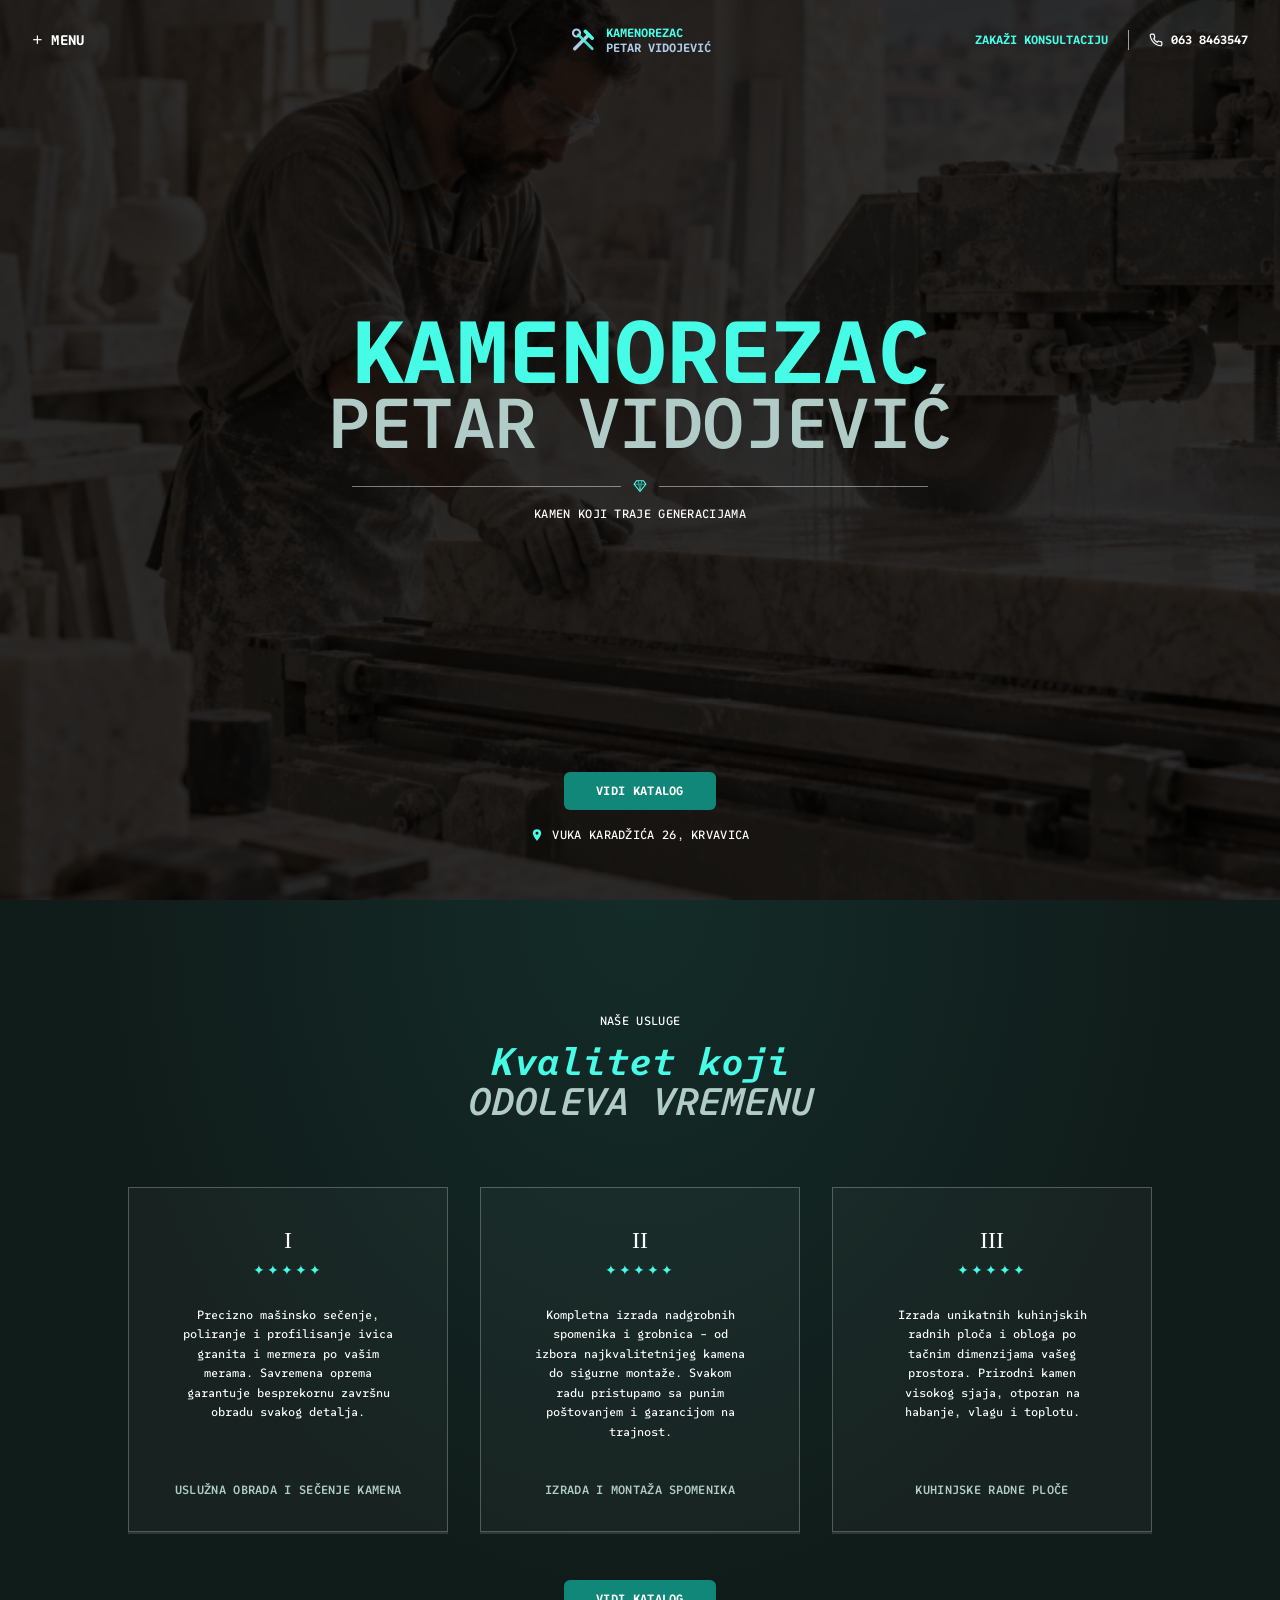
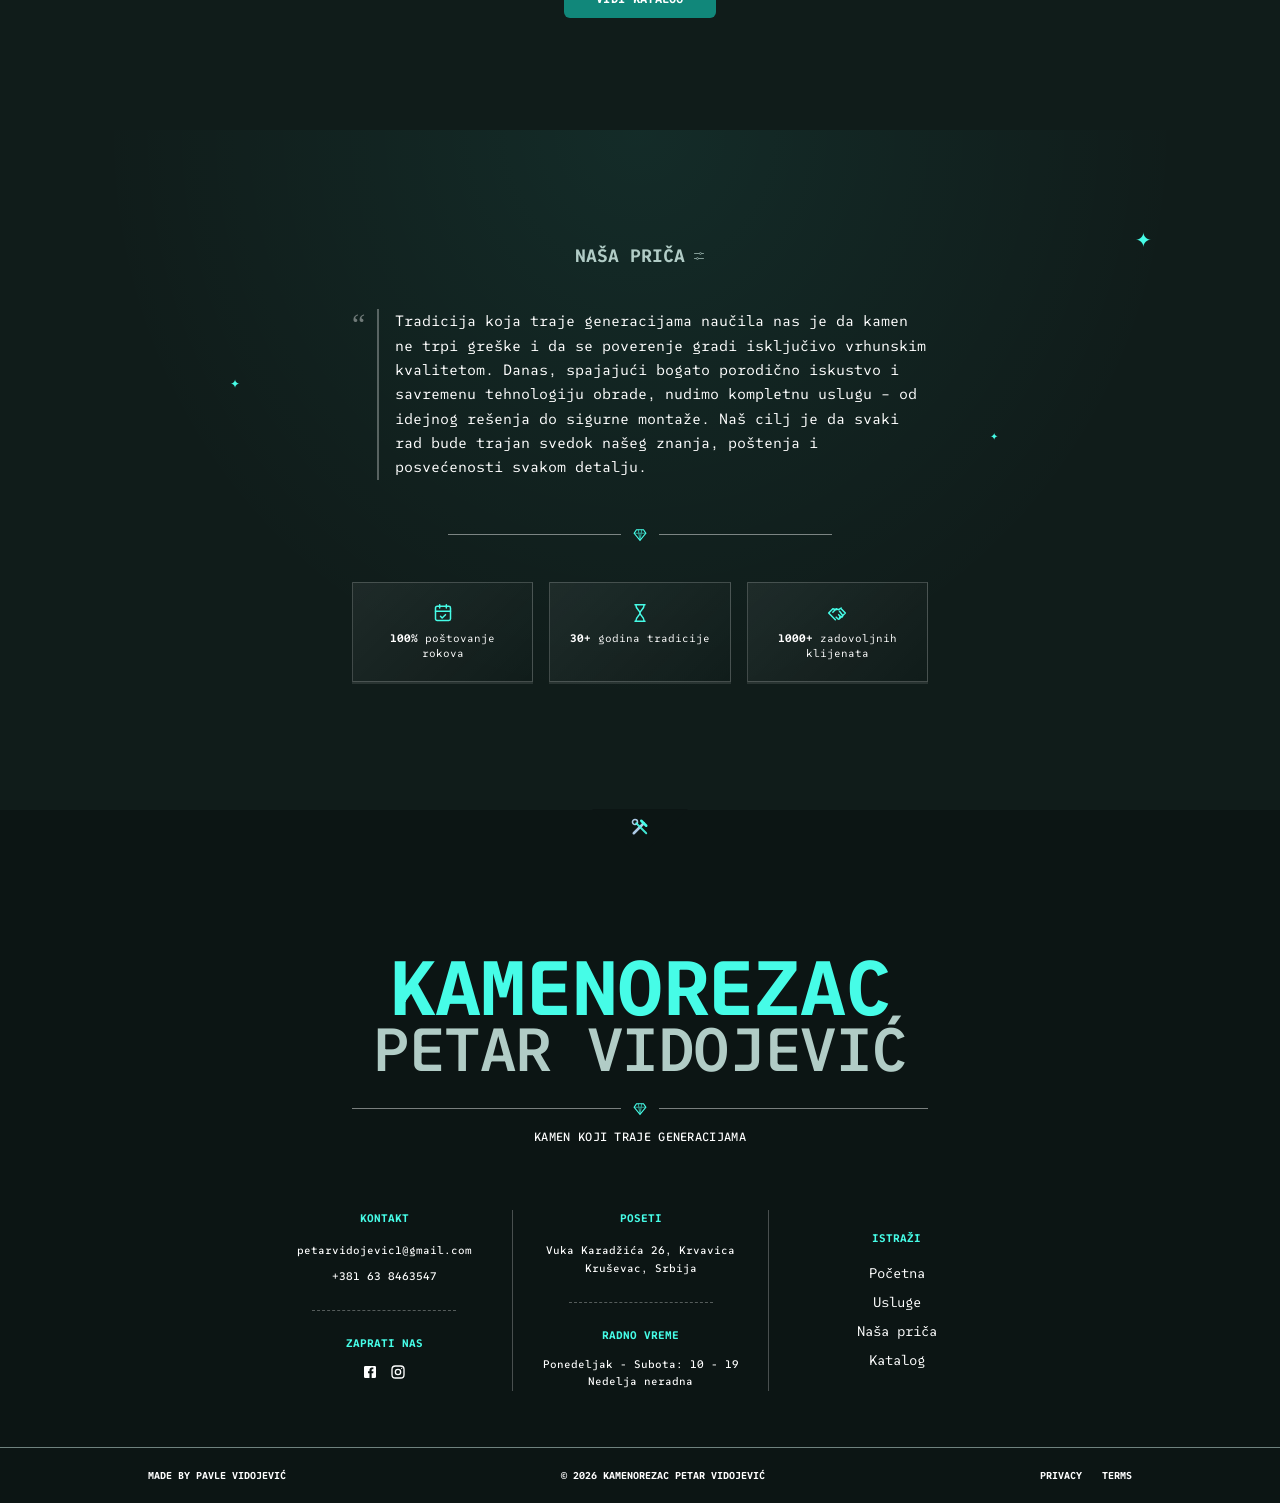
<file: index.html>
<!DOCTYPE html>
<html lang="sr">

<head>
  <meta charset="UTF-8">
  <meta name="viewport" content="width=device-width, initial-scale=1">
  <title>Kamenorezac Petar Vidojević | Krvavica</title>
  <meta name="description"
    content="Kamenorezačka radnja Petar Vidojević – kamen koji traje generacijama. Vuka Karadžića 26, Krvavica.">
  <link rel="preconnect" href="https://fonts.googleapis.com">
  <link rel="preconnect" href="https://fonts.gstatic.com" crossorigin>
  <link href="https://fonts.googleapis.com/css2?family=SUSE+Mono:ital,wght@0,100..800;1,100..800&display=swap"
    rel="stylesheet">
  <link rel="stylesheet" href="css/style.css">
</head>

<body>
  <svg class="sprite" aria-hidden="true" focusable="false">
    <symbol id="i-phone" viewBox="0 0 24 24" fill="none" stroke="currentColor" stroke-width="2">
      <path
        d="M22 16.9v3a2 2 0 0 1-2.2 2 19.8 19.8 0 0 1-8.6-3.1 19.5 19.5 0 0 1-6-6A19.8 19.8 0 0 1 2.1 4.2 2 2 0 0 1 4.1 2h3a2 2 0 0 1 2 1.7c.1 1 .4 1.9.7 2.8a2 2 0 0 1-.5 2.1L8 9.9a16 16 0 0 0 6 6l1.3-1.3a2 2 0 0 1 2.1-.4c.9.3 1.8.6 2.8.7a2 2 0 0 1 1.7 2z" />
    </symbol>
    <symbol id="i-diamond" viewBox="0 0 24 24" fill="none" stroke="currentColor" stroke-width="2">
      <path d="M6 3h12l4 6-10 12L2 9z" />
      <path d="M2 9h20M9 3l3 18M15 3l-3 18" opacity=".6" />
    </symbol>
    <symbol id="i-tools" viewBox="0 0 32 32" fill="none" stroke-linecap="round">
      <path d="M6 26 22 10" stroke="#ADCAE6" stroke-width="4" />
      <path d="M18 6l8 8" stroke="#46FCE7" stroke-width="4" />
      <circle cx="8" cy="8" r="4" stroke="#ADCAE6" stroke-width="2.5" />
      <path d="M26 26 10 10" stroke="#46FCE7" stroke-width="3" opacity=".9" />
    </symbol>
    <symbol id="i-pin" viewBox="0 0 24 24" fill="currentColor">
      <path
        d="M12 2a7 7 0 0 0-7 7c0 5 7 13 7 13s7-8 7-13a7 7 0 0 0-7-7zm0 9.5A2.5 2.5 0 1 1 12 6.5a2.5 2.5 0 0 1 0 5z" />
    </symbol>
    <symbol id="i-back" viewBox="0 0 24 24" fill="none" stroke="currentColor" stroke-width="2" stroke-linecap="round"
      stroke-linejoin="round">
      <path d="M9 14 4 9l5-5" />
      <path d="M4 9h10a6 6 0 0 1 0 12h-3" />
    </symbol>
    <symbol id="i-sliders" viewBox="0 0 24 24" fill="none" stroke="currentColor" stroke-width="2"
      stroke-linecap="round">
      <path d="M3 7h10M17 7h4M3 17h4M11 17h10" />
      <circle cx="15" cy="7" r="2" />
      <circle cx="9" cy="17" r="2" />
    </symbol>
    <symbol id="i-calendar" viewBox="0 0 24 24" fill="none" stroke="currentColor" stroke-width="1.8"
      stroke-linecap="round" stroke-linejoin="round">
      <rect x="3" y="4" width="18" height="17" rx="2" />
      <path d="M8 2v4M16 2v4M3 10h18M9 16l2 2 4-4" />
    </symbol>
    <symbol id="i-hourglass" viewBox="0 0 24 24" fill="none" stroke="currentColor" stroke-width="1.8"
      stroke-linecap="round" stroke-linejoin="round">
      <path d="M6 2h12M6 22h12M7 2c0 6 5 7 5 10s-5 4-5 10M17 2c0 6-5 7-5 10s5 4 5 10" />
    </symbol>
    <symbol id="i-handshake" viewBox="0 0 24 24" fill="none" stroke="currentColor" stroke-width="1.8"
      stroke-linecap="round" stroke-linejoin="round">
      <path
        d="M11 17l2 2a1.4 1.4 0 0 0 2-2M14 14l2.5 2.5a1.4 1.4 0 0 0 2-2L15 10M7 11l4-4 3 1 3-2M2 12l5-5 4 1M22 12l-5-5M2 12l8 8M22 12l-6 6" />
    </symbol>
    <symbol id="i-fb" viewBox="0 0 24 24" fill="currentColor">
      <path
        d="M5 3h14a2 2 0 0 1 2 2v14a2 2 0 0 1-2 2h-4.5v-7h2.3l.4-3h-2.7V9.3c0-.9.3-1.4 1.5-1.4H17V5.2c-.3 0-1.1-.1-2.1-.1-2.2 0-3.700 1.300-3.700 3.800V11H9v3h2.200v7H5a2 2 0 0 1-2-2V5a2 2 0 0 1 2-2z" />
    </symbol>
    <symbol id="i-ig" viewBox="0 0 24 24" fill="none" stroke="currentColor" stroke-width="2">
      <rect x="3" y="3" width="18" height="18" rx="5" />
      <circle cx="12" cy="12" r="4" />
      <circle cx="17.5" cy="6.5" r="1" fill="currentColor" stroke="none" />
    </symbol>
  </svg>
  <header class="nav">
    <nav class="nav__inner" aria-label="Glavna navigacija">
      <button id="menu-btn" class="nav__menu-btn" type="button" aria-expanded="false" aria-controls="menu-panel">
        <span class="nav__plus" aria-hidden="true">+</span><span>Menu</span>
      </button>

      <a href="#top" class="logo" aria-label="Kamenorezac Petar Vidojević – početak">
        <svg class="icon" aria-hidden="true">
          <use href="#i-tools" />
        </svg>
        <span class="logo__text"><span class="logo__l1">Kamenorezac</span><span class="logo__l2">Petar
            Vidojević</span></span>
      </a>

      <div class="nav__right">
        <span class="nav__book">Zakaži konsultaciju</span>
        <span class="nav__sep" aria-hidden="true"></span>
        <a href="tel:+381638463547" class="nav__phone"><svg class="icon" aria-hidden="true">
            <use href="#i-phone" />
          </svg> 063 8463547</a>
      </div>
      <a href="tel:+381638463547" class="nav__phone-icon" aria-label="Pozovi 063 8463547"><svg class="icon"
          aria-hidden="true">
          <use href="#i-phone" />
        </svg></a>
    </nav>
  </header>

  <aside id="menu-panel" class="drawer" aria-hidden="true" aria-label="Meni">
    <div class="drawer__head">
      <span class="nav__menu-btn"><span class="nav__plus" aria-hidden="true">+</span> Menu</span>
      <button id="menu-close" class="drawer__close" type="button" aria-label="Zatvori meni"><svg class="icon"
          aria-hidden="true">
          <use href="#i-back" />
        </svg></button>
    </div>
    <ul class="drawer__list">
      <li class="menu-link"><a href="#usluge">Usluge</a></li>
      <li class="menu-link"><a href="#nasaprica">Naša priča</a></li>
      <li class="menu-link"><a href="#kontakt">Kontakt</a></li>
      <li class="menu-link"><a href="katalog.html">Katalog</a></li>
    </ul>
  </aside>

  <main id="top">

    <section class="hero">
      <img src="images/hero.png" alt="Kamenorezac Petar Vidojević seče kamenu ploču na mašini" class="hero__img">
      <div class="hero__shade"></div>

      <div class="hero__content">
        <h1 class="brand-title"><span class="brand-title__l1">Kamenorezac</span><span class="brand-title__l2">Petar
            Vidojević</span></h1>
        <div class="divider" aria-hidden="true"><svg class="icon" aria-hidden="true">
            <use href="#i-diamond" />
          </svg></div>
        <p class="tagline">Kamen koji traje generacijama</p>
      </div>

      <div class="hero__bottom">
        <a href="katalog.html" class="btn">Vidi katalog</a>
        <p class="hero__place"><svg class="icon" aria-hidden="true">
            <use href="#i-pin" />
          </svg> Vuka Karadžića 26, Krvavica</p>
      </div>
    </section>

    <section id="usluge" class="section">
      <div class="glow" aria-hidden="true"></div>
      <div class="container">
        <header class="section-head">
          <p class="eyebrow">Naše usluge</p>
          <h2 class="heading-italic"><span>Kvalitet koji</span><span>odoleva vremenu</span></h2>
        </header>
        <div class="services">
          <article class="card service">
            <span class="service__num" aria-hidden="true">I</span>
            <span class="service__stars" aria-hidden="true">✦✦✦✦✦</span>
            <p class="service__text">Precizno mašinsko sečenje, poliranje i profilisanje ivica granita i mermera po
              vašim merama. Savremena oprema garantuje besprekornu završnu obradu svakog detalja.</p>
            <h3 class="service__title">Uslužna obrada i sečenje kamena</h3>
          </article>
          <article class="card service">
            <span class="service__num" aria-hidden="true">II</span>
            <span class="service__stars" aria-hidden="true">✦✦✦✦✦</span>
            <p class="service__text">Kompletna izrada nadgrobnih spomenika i grobnica – od izbora najkvalitetnijeg
              kamena do sigurne montaže. Svakom radu pristupamo sa punim poštovanjem i garancijom na trajnost.</p>
            <h3 class="service__title">Izrada i montaža spomenika</h3>
          </article>
          <article class="card service">
            <span class="service__num" aria-hidden="true">III</span>
            <span class="service__stars" aria-hidden="true">✦✦✦✦✦</span>
            <p class="service__text">Izrada unikatnih kuhinjskih radnih ploča i obloga po tačnim dimenzijama vašeg
              prostora. Prirodni kamen visokog sjaja, otporan na habanje, vlagu i toplotu.</p>
            <h3 class="service__title">Kuhinjske radne ploče</h3>
          </article>
        </div>
        <div class="section-cta"><a href="katalog.html" class="btn">Vidi katalog</a></div>
      </div>
    </section>

    <section id="nasaprica" class="section story">
      <div class="glow" aria-hidden="true"></div>
      <span class="spark spark--1" aria-hidden="true">✦</span>
      <span class="spark spark--2" aria-hidden="true">✦</span>
      <span class="spark spark--3" aria-hidden="true">✦</span>
      <div class="container">
        <h2 class="story__title">Naša priča <svg class="icon" aria-hidden="true">
            <use href="#i-sliders" />
          </svg></h2>
        <div class="story__wrap">
          <span class="story__mark" aria-hidden="true">“</span>
          <blockquote class="story__quote">Tradicija koja traje generacijama naučila nas je da kamen ne trpi greške i da
            se poverenje gradi isključivo vrhunskim kvalitetom. Danas, spajajući bogato porodično iskustvo i savremenu
            tehnologiju obrade, nudimo kompletnu uslugu – od idejnog rešenja do sigurne montaže. Naš cilj je da svaki
            rad bude trajan svedok našeg znanja, poštenja i posvećenosti svakom detalju.</blockquote>
        </div>
        <div class="divider divider--narrow" aria-hidden="true"><svg class="icon" aria-hidden="true">
            <use href="#i-diamond" />
          </svg></div>
        <div class="stats">
          <div class="stat"><svg class="icon" aria-hidden="true">
              <use href="#i-calendar" />
            </svg>
            <p><strong>100%</strong> poštovanje rokova</p>
          </div>
          <div class="stat"><svg class="icon" aria-hidden="true">
              <use href="#i-hourglass" />
            </svg>
            <p><strong>30+</strong> godina tradicije</p>
          </div>
          <div class="stat"><svg class="icon" aria-hidden="true">
              <use href="#i-handshake" />
            </svg>
            <p><strong>1000+</strong> zadovoljnih klijenata</p>
          </div>
        </div>
      </div>
    </section>
  </main>

  <footer id="kontakt" class="footer">
    <div class="footer__notch" aria-hidden="true"><svg class="icon" aria-hidden="true">
        <use href="#i-tools" />
      </svg></div>

    <div class="footer__top">
      <div class="footer__brand">
        <p class="brand-title brand-title--sm"><span class="brand-title__l1">Kamenorezac</span><span
            class="brand-title__l2">Petar Vidojević</span></p>
        <div class="divider" aria-hidden="true"><svg class="icon" aria-hidden="true">
            <use href="#i-diamond" />
          </svg></div>
        <p class="tagline">Kamen koji traje generacijama</p>
      </div>

      <div class="footer__cols">
        <div class="footer__col">
          <h2 class="footer__label">Kontakt</h2>
          <a href="mailto:petarvidojevic1@gmail.com" class="footer__text">petarvidojevic1@gmail.com</a>
          <a href="tel:+381638463547" class="footer__text">+381 63 8463547</a>
          <hr class="footer__rule">
          <h2 class="footer__label">Zaprati nas</h2>
          <div class="footer__social">
            <a href="#" aria-label="Facebook"><svg class="icon" aria-hidden="true">
                <use href="#i-fb" />
              </svg></a>
            <a href="#" aria-label="Instagram"><svg class="icon" aria-hidden="true">
                <use href="#i-ig" />
              </svg></a>
          </div>
        </div>

        <div class="footer__col">
          <h2 class="footer__label">Poseti</h2>
          <address class="footer__text">Vuka Karadžića 26, Krvavica<br>Kruševac, Srbija</address>
          <hr class="footer__rule">
          <h2 class="footer__label">Radno vreme</h2>
          <p class="footer__text">Ponedeljak - Subota: 10 - 19<br>Nedelja neradna</p>
        </div>

        <nav class="footer__col footer__col--center" aria-label="Istraži">
          <h2 class="footer__label">Istraži</h2>
          <ul class="footer__nav">
            <li><a href="#top">Početna</a></li>
            <li><a href="#usluge">Usluge</a></li>
            <li><a href="#nasaprica">Naša priča</a></li>
            <li><a href="katalog.html">Katalog</a></li>
          </ul>
        </nav>
      </div>
    </div>

    <div class="footer__bar">
      <div class="footer__bar-inner">
        <span>Made by Pavle Vidojević</span>
        <span>© <span id="year">2026</span> Kamenorezac Petar Vidojević</span>
        <span class="footer__links"><a href="#">Privacy</a><a href="#">Terms</a></span>
      </div>
    </div>
  </footer>

  <script src="js/main.js"></script>
</body>

</html>
</file>
<file: css/style.css>
/* ==========================================================
   Kamenorezac Petar Vidojević – zajednički stilovi + Home
   ========================================================== */

:root {
  --aqua: #46FCE7;
  --pine: #1C3531;
  --ink: #101C1A;
  --mist: #B1CCC6;
  --sky: #ADCAE6;
  --btn: #11877A;
  --footer: #0C1514;
  --line: rgba(255, 255, 255, .25);
}

/* ---------- Reset / osnova ---------- */
*,
*::before,
*::after {
  box-sizing: border-box;
  margin: 0;
  padding: 0;
}

html {
  scroll-behavior: smooth;
}

body {
  min-height: 100vh;
  font-family: 'SUSE Mono', ui-monospace, monospace;
  line-height: 1.5;
  background: var(--pine);
  color: #fff;
}

a {
  color: inherit;
  text-decoration: none;
  transition: color .2s;
}

button {
  font: inherit;
  color: inherit;
  background: none;
  border: 0;
  cursor: pointer;
  transition: color .2s;
}

a:hover,
button:hover {
  color: var(--aqua);
}

ul {
  list-style: none;
}

address {
  font-style: normal;
}

h1,
h2,
h3 {
  font-size: inherit;
  font-weight: inherit;
}

hr {
  border: 0;
}

img,
svg {
  display: block;
}

section[id] {
  scroll-margin-top: 80px;
}

:focus-visible {
  outline: 2px solid var(--aqua);
  outline-offset: 3px;
}

.is-current {
  color: var(--aqua);
}

.sprite {
  position: absolute;
  width: 0;
  height: 0;
  overflow: hidden;
}

.icon {
  width: 1em;
  height: 1em;
  flex-shrink: 0;
}

/* ---------- Višekratne komponente ---------- */
.section {
  position: relative;
  background: var(--ink);
}

.glow {
  position: absolute;
  inset: 0;
  pointer-events: none;
  background: radial-gradient(ellipse at top, rgba(70, 252, 231, .07), transparent 60%);
}

.container {
  position: relative;
  max-width: 72rem;
  margin: 0 auto;
  padding: 5rem 1.25rem;
}

.section-head {
  text-align: center;
}

.eyebrow {
  font-size: .6875rem;
  font-weight: 500;
  text-transform: uppercase;
  letter-spacing: .025em;
}

.heading-italic {
  margin-top: .75rem;
  font-style: italic;
  line-height: 1.05;
}

.heading-italic span {
  display: block;
  font-size: clamp(1.6rem, 5vw, 2.4rem);
}

.heading-italic span:first-child {
  font-weight: 700;
  color: var(--aqua);
}

.heading-italic span:last-child {
  font-weight: 600;
  text-transform: uppercase;
  color: var(--mist);
}

.heading-italic--lg span {
  font-size: clamp(1.8rem, 6vw, 3rem);
}

.btn {
  display: inline-block;
  padding: .625rem 2rem;
  border-radius: 6px;
  background: var(--btn);
  color: #fff;
  font-size: .75rem;
  font-weight: 700;
  text-transform: uppercase;
  letter-spacing: .025em;
  transition: background .2s, color .2s;
}

.btn:hover {
  background: var(--aqua);
  color: var(--ink);
}

.section-cta {
  display: flex;
  justify-content: center;
  margin-top: 3rem;
}

.divider {
  display: flex;
  align-items: center;
  gap: .75rem;
  width: 100%;
  max-width: 28rem;
  margin-top: 1.5rem;
}

.divider::before,
.divider::after {
  content: "";
  flex: 1;
  height: 1px;
  background: rgba(255, 255, 255, .45);
}

.divider .icon {
  width: .875rem;
  height: .875rem;
  color: var(--aqua);
}

.divider--narrow {
  max-width: 24rem;
  margin: 3rem auto 0;
}

.brand-title {
  font-weight: 700;
  text-transform: uppercase;
  line-height: .9;
  letter-spacing: -.025em;
}

.brand-title span {
  display: block;
}

.brand-title__l1 {
  font-size: clamp(2.1rem, 9.5vw, 5.5rem);
  color: var(--aqua);
}

.brand-title__l2 {
  font-size: clamp(1.6rem, 7.4vw, 4.4rem);
  font-weight: 600;
  color: var(--mist);
}

.brand-title--sm .brand-title__l1 {
  font-size: clamp(2.1rem, 9.5vw, 4.8rem);
}

.brand-title--sm .brand-title__l2 {
  font-size: clamp(1.6rem, 7.4vw, 3.8rem);
}

.tagline {
  margin-top: .75rem;
  font-size: .75rem;
  font-weight: 500;
  text-transform: uppercase;
  letter-spacing: .025em;
}

.card {
  display: flex;
  flex-direction: column;
  border: 1px solid var(--line);
  background: rgba(255, 255, 255, .03);
  box-shadow: 0 2px 0 rgba(255, 255, 255, .12);
}

/* ---------- Navigacija (nije fiksirana) ---------- */
.nav {
  position: absolute;
  top: 0;
  left: 0;
  right: 0;
  z-index: 50;
}

.nav__inner {
  position: relative;
  display: flex;
  align-items: center;
  justify-content: space-between;
  height: 4rem;
  max-width: 90rem;
  margin: 0 auto;
  padding: 0 1.25rem;
}

.nav__menu-btn {
  display: flex;
  align-items: center;
  gap: .5rem;
  font-size: .75rem;
  font-weight: 700;
  text-transform: uppercase;
  letter-spacing: .025em;
}

.nav__plus {
  font-size: 1.125rem;
  font-weight: 400;
  line-height: 1;
}

.logo {
  position: absolute;
  left: 50%;
  transform: translateX(-50%);
  display: flex;
  align-items: center;
  gap: .5rem;
}

.logo .icon {
  width: 1.5rem;
  height: 1.5rem;
}

.logo__text {
  font-size: .625rem;
  font-weight: 700;
  line-height: 1.25;
  text-transform: uppercase;
}

.logo__text span {
  display: block;
}

.logo__l1 {
  color: var(--aqua);
}

.logo__l2 {
  color: var(--sky);
}

.nav__right {
  display: none;
  align-items: center;
  gap: 1.25rem;
  font-size: .75rem;
  font-weight: 700;
  text-transform: uppercase;
}

.nav__book {
  color: var(--aqua);
}

.nav__sep {
  width: 1px;
  height: 1.25rem;
  background: rgba(255, 255, 255, .6);
}

.nav__phone {
  display: flex;
  align-items: center;
  gap: .5rem;
}

.nav__phone .icon {
  width: .875rem;
  height: .875rem;
}

.nav__phone-icon {
  display: block;
}

.nav__phone-icon .icon {
  width: 1.25rem;
  height: 1.25rem;
}

/* ---------- Bočni meni (samo sa leve strane, glass) ---------- */
.drawer {
  position: fixed;
  top: 0;
  left: 0;
  z-index: 60;
  height: 100vh;
  height: 100svh;
  width: min(320px, 85vw);
  background: rgba(16, 28, 26, .55);
  -webkit-backdrop-filter: blur(18px) saturate(140%);
  backdrop-filter: blur(18px) saturate(140%);
  border-right: 1px solid rgba(255, 255, 255, .12);
  box-shadow: 8px 0 32px rgba(0, 0, 0, .25);
  transform: translateX(-100%);
  visibility: hidden;
  transition: transform .45s cubic-bezier(.22, 1, .36, 1), visibility 0s linear .45s;
}

.drawer.open {
  transform: translateX(0);
  visibility: visible;
  transition: transform .45s cubic-bezier(.22, 1, .36, 1), visibility 0s;
}

.drawer__head {
  display: flex;
  align-items: center;
  justify-content: space-between;
  height: 4rem;
  padding: 0 1.25rem;
}

.drawer__close .icon {
  width: 1rem;
  height: 1rem;
}

.drawer__list {
  display: flex;
  flex-direction: column;
  align-items: center;
  gap: 2.25rem;
  margin-top: 4rem;
  font-size: 1.125rem;
  font-weight: 700;
  text-transform: uppercase;
  letter-spacing: .025em;
}

.menu-link {
  opacity: 0;
  transform: translateX(-12px);
  transition: transform .4s ease, opacity .4s ease;
}

.drawer.open .menu-link {
  opacity: 1;
  transform: none;
}

.drawer.open .menu-link:nth-child(1) {
  transition-delay: .12s;
}

.drawer.open .menu-link:nth-child(2) {
  transition-delay: .18s;
}

.drawer.open .menu-link:nth-child(3) {
  transition-delay: .24s;
}

.drawer.open .menu-link:nth-child(4) {
  transition-delay: .30s;
}

/* ---------- Hero ---------- */
.hero {
  position: relative;
  display: flex;
  align-items: center;
  justify-content: center;
  overflow: hidden;
  min-height: 100vh;
  min-height: 100svh;
}

.hero__img {
  position: absolute;
  inset: 0;
  width: 100%;
  height: 100%;
  object-fit: cover;
  object-position: 30% center;
}

.hero__shade {
  position: absolute;
  inset: 0;
  background-color: rgba(0, 0, 0, 0.4);
}

.hero__content {
  position: relative;
  z-index: 10;
  display: flex;
  flex-direction: column;
  align-items: center;
  width: 100%;
  max-width: 64rem;
  padding: 6rem 1.25rem 10rem;
  text-align: center;
}

.hero__bottom {
  position: absolute;
  left: 0;
  right: 0;
  bottom: 2.5rem;
  z-index: 10;
  display: flex;
  flex-direction: column;
  align-items: center;
  gap: 1rem;
  padding: 0 1.25rem;
}

.hero__place {
  display: flex;
  align-items: center;
  gap: .5rem;
  font-size: .75rem;
  font-weight: 500;
  text-transform: uppercase;
  letter-spacing: .025em;
}

.hero__place .icon {
  width: .875rem;
  height: .875rem;
  color: var(--aqua);
}

/* ---------- Usluge ---------- */
.services {
  display: grid;
  gap: 1.5rem;
  max-width: 64rem;
  margin: 3.5rem auto 0;
}

.service {
  align-items: center;
  padding: 2.5rem 1.5rem 2rem;
  text-align: center;
}

.service__num {
  font-family: serif;
  font-size: 1.5rem;
  font-weight: 300;
  line-height: 1;
}

.service__stars {
  margin-top: .5rem;
  font-size: .875rem;
  letter-spacing: .15em;
  color: var(--aqua);
}

.service__text {
  margin-top: 1.5rem;
  max-width: 30ch;
  font-size: .6875rem;
  font-weight: 500;
  line-height: 1.625;
}

.service__title {
  margin-top: auto;
  padding-top: 2.5rem;
  font-size: .6875rem;
  font-weight: 600;
  text-transform: uppercase;
  letter-spacing: .025em;
  color: var(--mist);
}

/* ---------- Naša priča ---------- */
.story {
  overflow: hidden;
}

.story .container {
  max-width: 48rem;
  padding-bottom: 7rem;
}

.story__title {
  display: flex;
  align-items: center;
  justify-content: center;
  gap: .5rem;
  font-size: 1rem;
  font-weight: 700;
  text-transform: uppercase;
  color: var(--mist);
}

.story__title .icon {
  width: .75rem;
  height: .75rem;
  opacity: .7;
}

.story__wrap {
  display: flex;
  gap: .75rem;
  max-width: 36rem;
  margin: 2.5rem auto 0;
}

.story__mark {
  font-family: serif;
  font-size: 1.875rem;
  line-height: 1;
  color: rgba(255, 255, 255, .4);
  user-select: none;
}

.story__quote {
  padding-left: 1rem;
  border-left: 2px solid rgba(255, 255, 255, .3);
  font-size: .875rem;
  line-height: 1.625;
}

.stats {
  display: grid;
  gap: 1rem;
  max-width: 36rem;
  margin: 2.5rem auto 0;
}

.stat {
  display: flex;
  flex-direction: column;
  align-items: center;
  gap: .5rem;
  padding: 1.25rem 1rem;
  text-align: center;
  border: 1px solid rgba(255, 255, 255, .2);
  background: linear-gradient(135deg, rgba(255, 255, 255, .06), transparent);
  box-shadow: 0 2px 0 rgba(255, 255, 255, .1);
}

.stat .icon {
  width: 1.25rem;
  height: 1.25rem;
  color: var(--aqua);
}

.stat p {
  font-size: .625rem;
  line-height: 1.375;
}

.spark {
  display: none;
  position: absolute;
  color: var(--aqua);
  pointer-events: none;
}

.spark--1 {
  right: 10%;
  top: 14%;
  font-size: 1.25rem;
}

.spark--2 {
  left: 18%;
  top: 36%;
  font-size: .75rem;
}

.spark--3 {
  right: 22%;
  top: 44%;
  font-size: .625rem;
}

/* ---------- Footer / Kontakt ---------- */
.footer {
  position: relative;
  background: var(--footer);
}

.footer__notch {
  position: absolute;
  top: 0;
  left: 50%;
  z-index: 10;
  display: flex;
  justify-content: center;
  width: 6rem;
  height: 3rem;
  padding-top: .5rem;
  background: var(--footer);
  transform: translate(-50%, -1px);
  clip-path: polygon(0 0, 100% 0, 50% 100%);
}

.footer__notch .icon {
  width: 1.25rem;
  height: 1.25rem;
}

.footer__top {
  max-width: 64rem;
  margin: 0 auto;
  padding: 7rem 1.25rem 0;
}

.footer__brand {
  display: flex;
  flex-direction: column;
  align-items: center;
  text-align: center;
}

.footer__cols {
  display: grid;
  max-width: 48rem;
  margin: 4rem auto 0;
  text-align: center;
}

.footer__col {
  display: flex;
  flex-direction: column;
  align-items: center;
  padding: 2rem 1.5rem;
}

.footer__col+.footer__col {
  border-top: 1px solid var(--line);
}

.footer__col--center {
  justify-content: center;
}

.footer__label {
  font-size: .6875rem;
  font-weight: 700;
  text-transform: uppercase;
  color: var(--aqua);
}

.footer__text {
  margin-top: 1rem;
  font-size: .6875rem;
  font-weight: 500;
  line-height: 1.625;
}

.footer__text+.footer__text {
  margin-top: .5rem;
}

.footer__rule {
  width: 9rem;
  margin: 1.5rem 0;
  border-top: 1px dashed rgba(255, 255, 255, .3);
}

.footer__rule+.footer__label+.footer__text {
  margin-top: .75rem;
}

.footer__social {
  display: flex;
  gap: .75rem;
  margin-top: .75rem;
}

.footer__social .icon {
  width: 1rem;
  height: 1rem;
}

.footer__nav {
  display: flex;
  flex-direction: column;
  gap: .5rem;
  margin-top: 1rem;
  font-size: .875rem;
}

.footer__bar {
  margin-top: 3.5rem;
  border-top: 1px solid rgba(177, 204, 198, .6);
}

.footer__bar-inner {
  display: flex;
  flex-direction: column;
  align-items: center;
  gap: .75rem;
  max-width: 64rem;
  margin: 0 auto;
  padding: 1.25rem;
  font-size: .625rem;
  font-weight: 700;
  text-transform: uppercase;
}

.footer__links {
  display: flex;
  gap: 1.25rem;
}

/* ---------- Responzivno ---------- */
@media (min-width: 640px) {
  .stats {
    grid-template-columns: repeat(3, 1fr);
  }
}

@media (min-width: 768px) {

  .eyebrow,
  .tagline,
  .service__text,
  .service__title {
    font-size: .75rem;
  }

  .container {
    padding-top: 7rem;
    padding-bottom: 7rem;
  }

  .story .container {
    padding-bottom: 8rem;
  }

  .nav__inner {
    height: 5rem;
    padding: 0 2rem;
  }

  .nav__menu-btn {
    font-size: .875rem;
  }

  .nav__right {
    display: flex;
  }

  .nav__phone-icon {
    display: none;
  }

  .logo .icon {
    width: 1.75rem;
    height: 1.75rem;
  }

  .logo__text {
    font-size: .75rem;
  }

  .drawer__head {
    height: 5rem;
    padding: 0 2rem;
  }

  .divider {
    max-width: 36rem;
  }

  .divider--narrow {
    max-width: 24rem;
  }

  .hero__bottom {
    bottom: 3.5rem;
  }

  .services {
    grid-template-columns: repeat(3, 1fr);
    gap: 2rem;
    margin-top: 4rem;
  }

  .story__title {
    font-size: 1.125rem;
  }

  .story__quote {
    font-size: .9375rem;
  }

  .stat p {
    font-size: .6875rem;
  }

  .spark {
    display: block;
  }

  .footer__top {
    padding-top: 9rem;
  }

  .footer__cols {
    grid-template-columns: repeat(3, 1fr);
  }

  .footer__col {
    padding: 0 1.5rem;
  }

  .footer__col+.footer__col {
    border-top: 0;
    border-left: 1px solid var(--line);
  }

  .footer__bar-inner {
    flex-direction: row;
    justify-content: space-between;
  }
}

@media (prefers-reduced-motion: reduce) {
  html {
    scroll-behavior: auto;
  }

  .drawer,
  .menu-link {
    transition: none !important;
  }
}
</file>
